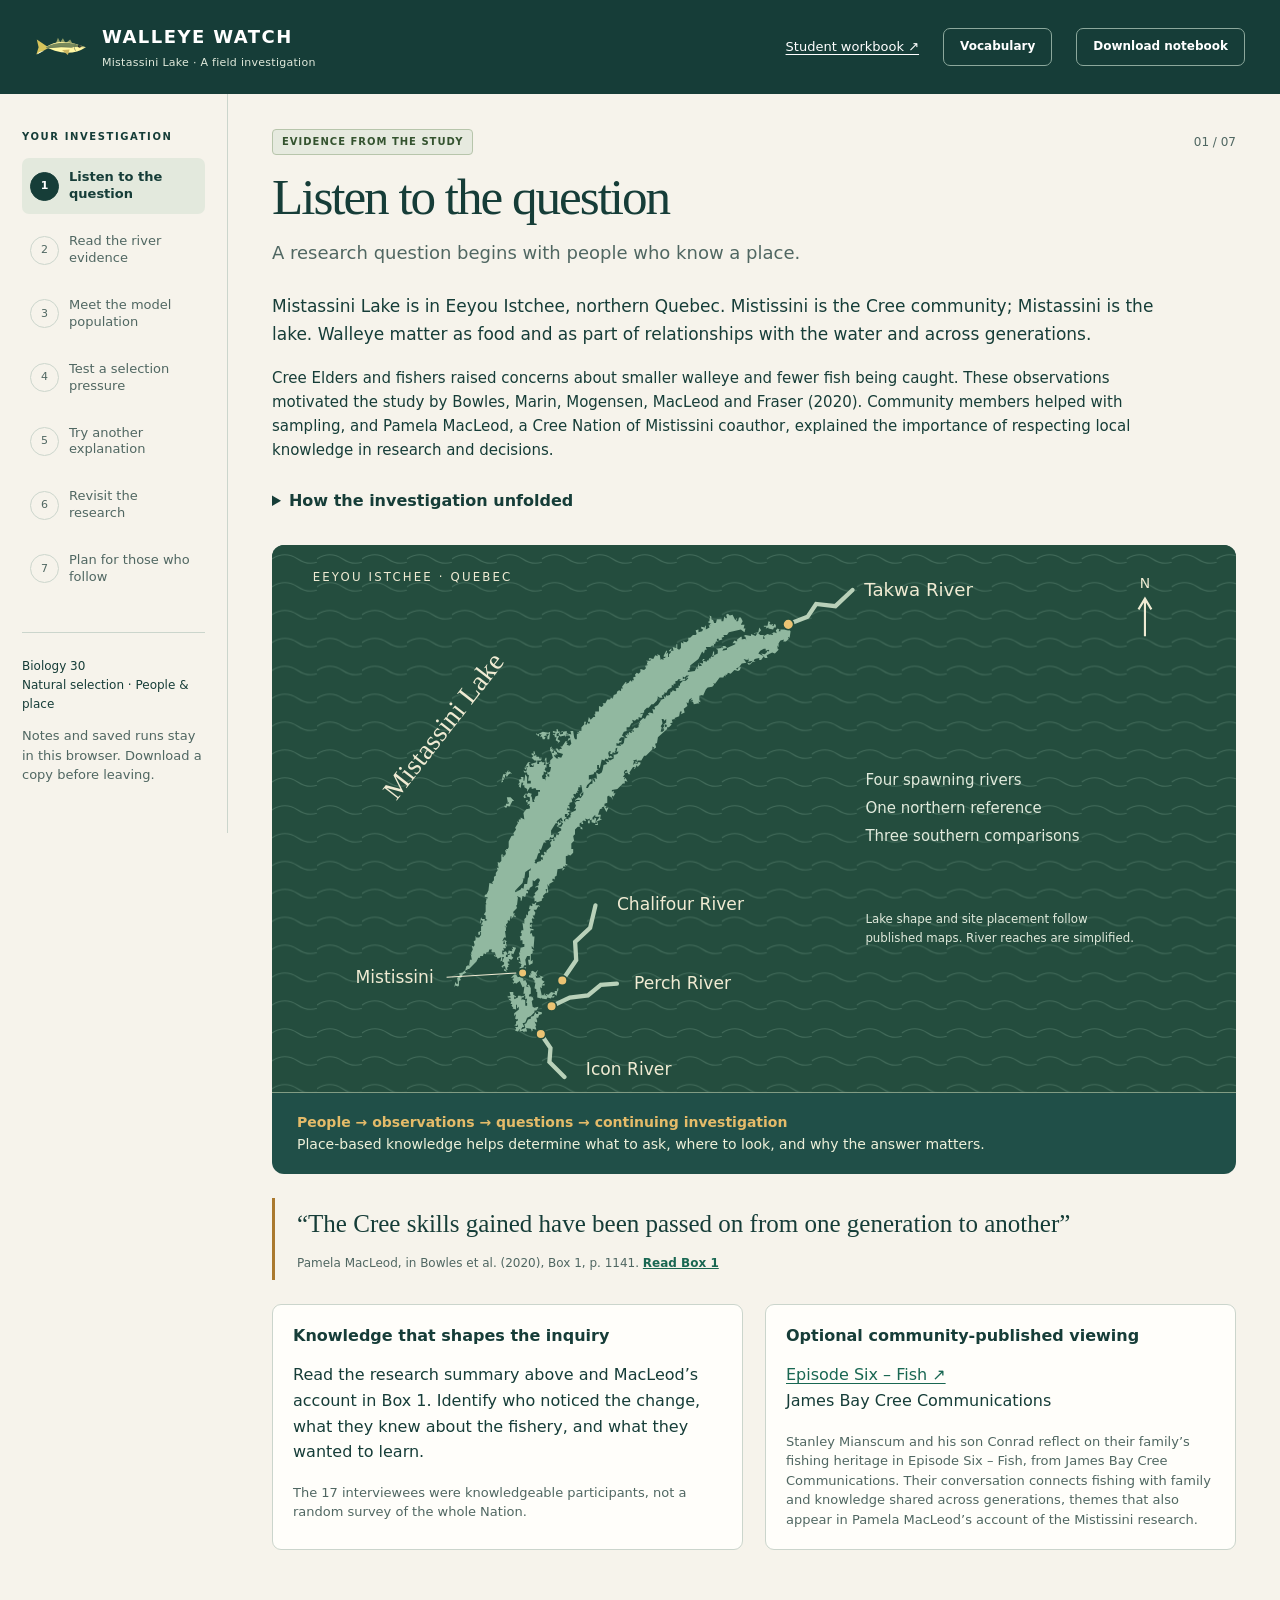
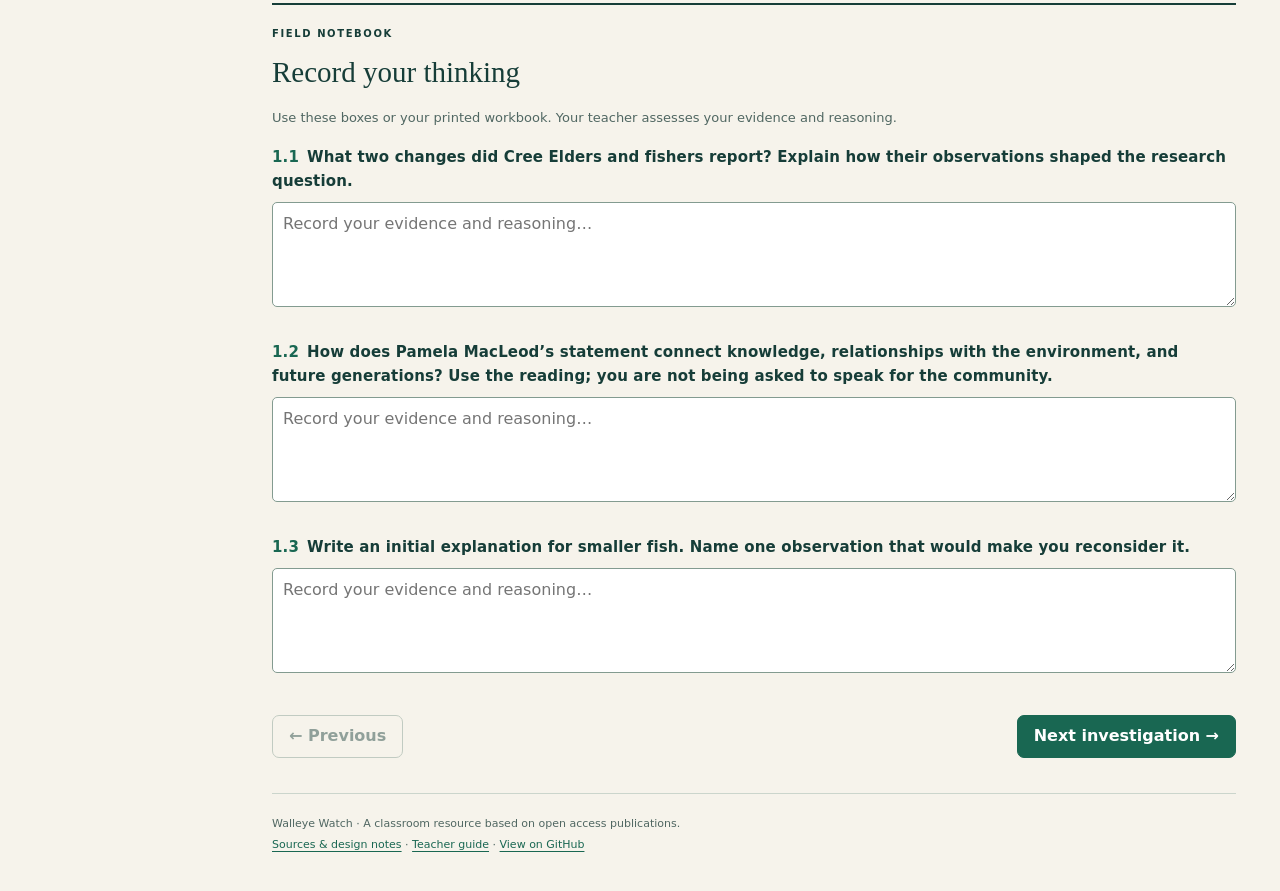
<file: index.html>
<!doctype html><html lang="en"><head><meta charset="utf-8"><meta name="viewport" content="width=device-width,initial-scale=1"><meta name="theme-color" content="#153c38"><title>Walleye Watch · A field investigation</title><link rel="icon" href="assets/fish.svg" type="image/svg+xml"><link rel="stylesheet" href="style.css"></head><body>
<a href="#main" class="skip">Skip to investigation</a>
<header class="mast"><a class="brand" href="#chapter-1"><img src="assets/fish.svg" alt="" width="54" height="36"><span>WALLEYE WATCH<small>Mistassini Lake · A field investigation</small></span></a><div class="headlinks"><a href="docs/Student_Workbook.pdf">Student workbook ↗</a><button id="vocabBtn" class="ghost" aria-haspopup="dialog">Vocabulary</button><button id="exportNotes" class="ghost">Download notebook</button></div></header>
<div class="layout"><aside class="rail"><p class="eyebrow">YOUR INVESTIGATION</p><nav id="chapters" aria-label="Investigation chapters"></nav><div class="rail-bottom"><p>Biology 30<br>Natural selection · People & place</p><p class="small" id="storageNotice">Notes and saved runs stay in this browser. Download a copy before leaving.</p></div></aside>
<main id="main" tabindex="-1"><div class="page-top"><span id="tag" class="tag"></span><span id="progress">01 / 07</span></div><h1 id="chapterTitle"></h1><p class="deck" id="subtitle"></p><div id="reading" class="reading"></div><div id="special"></div>
<section id="lab" hidden aria-labelledby="labTitle"><div class="section-heading"><div><p class="eyebrow">TEACHING MODEL · FICTIONAL GROWTH GENES</p><h2 id="labTitle">The stream laboratory</h2></div><button id="motion" class="ghost" aria-pressed="false">Pause fish motion</button></div>
<div class="setup"><label>Harvest<select id="mode"><option value="none">No harvest</option><option value="random">Random capture</option><option value="large">Larger fish more likely</option></select></label><label>Harvest intensity<select id="intensity"><option value="20">20%</option><option value="40" selected>40%</option><option value="60">60%</option></select></label><label>Food during growth<select id="food"><option value="low">Low</option><option value="normal" selected>Normal</option><option value="high">High</option></select></label><label>Seed<input id="seed" aria-describedby="seedHelp" type="number" min="1" max="999999" step="1" value="42"></label><button id="newTrial">Start new trial</button></div><p class="small seed-help" id="seedHelp"><strong>What is the seed?</strong> A seed is a number that starts the computer’s repeatable sequence of chance events. The same seed and settings reproduce the same trial. Keep the seed the same when comparing treatments, then try other seeds to see whether a pattern holds. It is not a biological trait or a measure of fishing pressure.</p><p class="small" id="pending">Settings apply when you start a new trial.</p>
<div class="labstatus"><div><strong id="stage"></strong><span id="activeSettings"></span></div><div class="stats"><span><b id="nFish">60</b> fish alive</span><span><b id="mean">—</b> cm mean</span><span><b id="pG">—</b> G frequency</span></div></div>
<div class="stream" id="stream" role="group" aria-label="Interactive teaching-model fish. Select a fish or use the fish-ID list below."><div class="water-light"></div><div class="water-label">SCHEMATIC SPAWNING STREAM<br><span>One fish = one model individual</span></div><div class="gravel"></div><div id="fishLayer"></div><div class="stream-bottom">Current →</div></div>
<div class="actionbar"><button id="step">1 · Apply harvest</button><button id="auto" class="secondary">Run to generation 6</button><button id="stop" class="ghost" disabled>Pause run</button><span id="event" role="status" aria-live="polite">Inspect fish, then apply harvest.</span></div>
<div class="inspect"><div><label for="fishSelect">Inspect a fish</label><select id="fishSelect"></select></div><div id="fishInfo">Choose a fish to inspect its inherited traits.</div></div>
<div class="chart-grid"><section class="panel"><h3>Lengths in this stage</h3><div id="histogram"></div><details><summary>Length counts as a table</summary><div id="histTable"></div></details></section><section class="panel"><h3>Inherited alleles through generations</h3><div id="trend"></div><p class="small">Adult cohorts only. G is averaged over three fictional locations; separate frequencies appear below.</p></section></div>
<details class="panel"><summary>Stage records and allele frequencies</summary><div id="records" class="scroll-table"></div></details>
<div class="savebar"><label>Run name<input id="runName" maxlength="70" placeholder="e.g. Large fish · seed 42"></label><button id="saveRun">Save run</button><button id="downloadGraph" class="ghost">Download graphs</button><button id="downloadCSV" class="ghost">Download stage CSV</button><button id="downloadFish" class="ghost">Download fish CSV</button></div>
<section class="panel" aria-labelledby="savedTitle"><h3 id="savedTitle">Compare saved runs</h3><p class="small">Save matching stages and generations. Up to 12 runs are stored on this device.</p><div id="savedRuns" class="scroll-table"></div><button id="downloadRuns" class="linkbutton">Download saved runs as JSON</button></section>
<details class="modelrule"><summary>How this teaching model works</summary><p>60 fish start each cohort. At each of three fictional locations, a fish has two alleles (G or g). Each parent contributes one allele per location. All adults reproduce at age 6 model years. Harvest acts before reproduction. Remaining female and male parents are sampled with equal probability within each sex. Their 60 offspring replace the adults and grow under the selected food condition.</p><p>There is no mutation or migration. Growth also includes a small random developmental effect. Large-fish capture uses probability weights that increase with length. The fixed cohort size and separate generations simplify the biology. These settings are not fitted to Mistassini data. The model does not identify real growth genes, predict catch, or prescribe fishery management.</p><a href="MODEL.md">Read all model rules ↗</a></details>
</section>
<section id="questions" class="notebook" aria-labelledby="notebookTitle"><p class="eyebrow">FIELD NOTEBOOK</p><h2 id="notebookTitle">Record your thinking</h2><p class="small">Use these boxes or your printed workbook. Your teacher assesses your evidence and reasoning.</p><div id="questionFields"></div></section>
<div class="pager"><button id="prev" class="ghost">← Previous</button><button id="next">Next investigation →</button></div>
<footer>Walleye Watch · A classroom resource based on open access publications.<br><a href="sources.html">Sources & design notes</a> · <a href="docs/Teacher_Guide.pdf">Teacher guide</a> · <a href="https://github.com/pqltqj/walleye_watch" target="_blank">View on GitHub</a></footer></main></div>
<dialog id="boxDialog" class="reading-dialog" aria-labelledby="boxTitle"><div class="dialog-top"><p class="eyebrow">FROM THE ORIGINAL STUDY · BOX 1</p><button id="closeBox" class="ghost" autofocus>Close ×</button></div><h2 id="boxTitle">Knowledge, collaboration, and conservation</h2><p class="small">The complete text of Box 1 from Bowles et al. (2020), p. 1141. Wording is retained; section headings and shorter paragraphs have been added for readability. Statements reflect the authors’ account at publication.</p><p class="box-original-title"><strong>Original title:</strong> Reflections on using Indigenous knowledge (IK) together with Western scientific methods (WSM) toward resource conservation</p><div id="boxContent"></div><p class="small">Bowles, Marin, Mogensen, MacLeod & Fraser (2020). © The Authors. Reproduced under <a href="https://creativecommons.org/licenses/by/4.0/">CC BY 4.0</a>. <a href="https://doi.org/10.1111/eva.12987" target="_blank" rel="noopener">Full article and cited references ↗</a></p></dialog>
<dialog id="vocabDialog" class="reading-dialog" aria-labelledby="vocabTitle"><div class="dialog-top"><p class="eyebrow">FIELD GUIDE</p><button id="closeVocab" class="ghost">Close ×</button></div><h2 id="vocabTitle">Vocabulary</h2><label for="vocabSearch">Find a term or search its meaning</label><input id="vocabSearch" type="search" placeholder="Try allele, seed, or Indigenous knowledge"><p class="small" id="vocabCount" role="status"></p><dl id="vocabList" class="vocab-list"></dl></dialog>
<script src="content.js"></script><script src="model.js"></script><script src="app.js"></script></body></html>
</file>
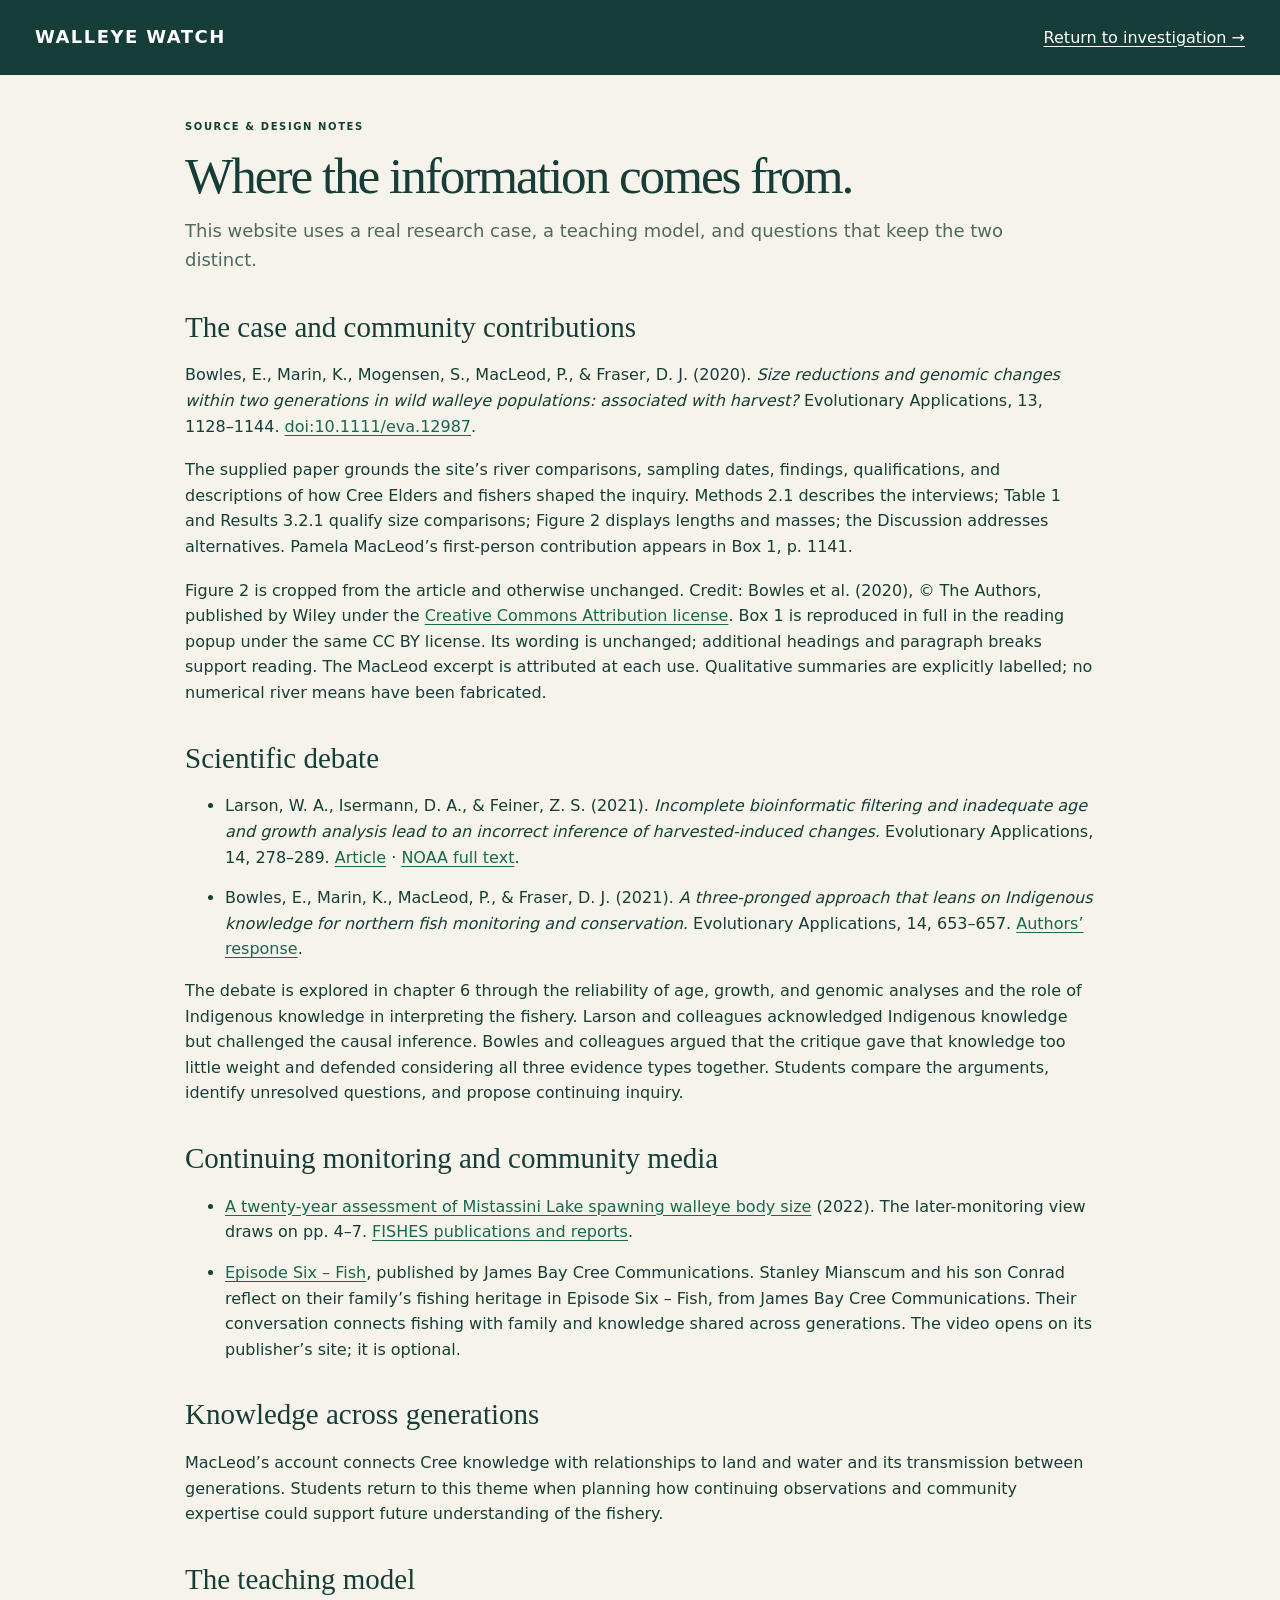
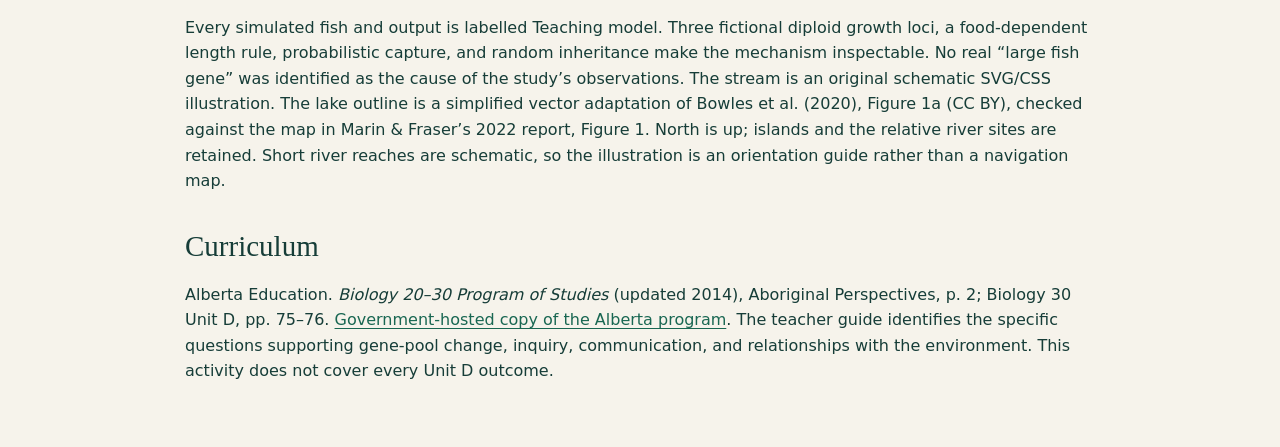
<file: sources.html>
<!doctype html><html lang="en"><head><meta charset="utf-8"><meta name="viewport" content="width=device-width,initial-scale=1"><title>Sources & design · Walleye Watch</title><link rel="stylesheet" href="style.css"></head><body><header class="mast"><a href="index.html" class="brand">WALLEYE WATCH</a><a href="index.html" style="color:white">Return to investigation →</a></header><main class="sourcepage"><p class="eyebrow">SOURCE & DESIGN NOTES</p><h1>Where the information comes from.</h1><p class="deck">This website uses a real research case, a teaching model, and questions that keep the two distinct.</p>
<h2>The case and community contributions</h2><p>Bowles, E., Marin, K., Mogensen, S., MacLeod, P., & Fraser, D. J. (2020). <em>Size reductions and genomic changes within two generations in wild walleye populations: associated with harvest?</em> Evolutionary Applications, 13, 1128–1144. <a href="https://doi.org/10.1111/eva.12987">doi:10.1111/eva.12987</a>.</p><p>The supplied paper grounds the site’s river comparisons, sampling dates, findings, qualifications, and descriptions of how Cree Elders and fishers shaped the inquiry. Methods 2.1 describes the interviews; Table 1 and Results 3.2.1 qualify size comparisons; Figure 2 displays lengths and masses; the Discussion addresses alternatives. Pamela MacLeod’s first-person contribution appears in Box 1, p. 1141.</p><p>Figure 2 is cropped from the article and otherwise unchanged. Credit: Bowles et al. (2020), © The Authors, published by Wiley under the <a href="https://creativecommons.org/licenses/by/4.0/">Creative Commons Attribution license</a>. Box 1 is reproduced in full in the reading popup under the same CC BY license. Its wording is unchanged; additional headings and paragraph breaks support reading. The MacLeod excerpt is attributed at each use. Qualitative summaries are explicitly labelled; no numerical river means have been fabricated.</p>
<h2>Scientific debate</h2><ul><li>Larson, W. A., Isermann, D. A., & Feiner, Z. S. (2021). <em>Incomplete bioinformatic filtering and inadequate age and growth analysis lead to an incorrect inference of harvested-induced changes.</em> Evolutionary Applications, 14, 278–289. <a href="https://doi.org/10.1111/eva.13122">Article</a> · <a href="https://repository.library.noaa.gov/view/noaa/53762/noaa_53762_DS1.pdf">NOAA full text</a>.</li><li>Bowles, E., Marin, K., MacLeod, P., & Fraser, D. J. (2021). <em>A three-pronged approach that leans on Indigenous knowledge for northern fish monitoring and conservation.</em> Evolutionary Applications, 14, 653–657. <a href="https://doi.org/10.1111/eva.13146">Authors’ response</a>.</li></ul><p>The debate is explored in chapter 6 through the reliability of age, growth, and genomic analyses and the role of Indigenous knowledge in interpreting the fishery. Larson and colleagues acknowledged Indigenous knowledge but challenged the causal inference. Bowles and colleagues argued that the critique gave that knowledge too little weight and defended considering all three evidence types together. Students compare the arguments, identify unresolved questions, and propose continuing inquiry.</p>
<h2>Continuing monitoring and community media</h2><ul><li><a href="https://fishes-project.ibis.ulaval.ca/wp-content/uploads/sites/16/2022/11/Mistassini-walleye-monitoring-report_final_November-2022.pdf">A twenty-year assessment of Mistassini Lake spawning walleye body size</a> (2022). The later-monitoring view draws on pp. 4–7. <a href="https://fishes-project.ibis.ulaval.ca/publications/">FISHES publications and reports</a>.</li><li><a href="https://vimeo.com/920504846">Episode Six – Fish</a>, published by James Bay Cree Communications. Stanley Mianscum and his son Conrad reflect on their family’s fishing heritage in Episode Six – Fish, from James Bay Cree Communications. Their conversation connects fishing with family and knowledge shared across generations. The video opens on its publisher’s site; it is optional.</li></ul>
<h2>Knowledge across generations</h2><p>MacLeod’s account connects Cree knowledge with relationships to land and water and its transmission between generations. Students return to this theme when planning how continuing observations and community expertise could support future understanding of the fishery.</p><h2>The teaching model</h2><p>Every simulated fish and output is labelled Teaching model. Three fictional diploid growth loci, a food-dependent length rule, probabilistic capture, and random inheritance make the mechanism inspectable. No real “large fish gene” was identified as the cause of the study’s observations. The stream is an original schematic SVG/CSS illustration. The lake outline is a simplified vector adaptation of Bowles et al. (2020), Figure 1a (CC BY), checked against the map in Marin & Fraser’s 2022 report, Figure 1. North is up; islands and the relative river sites are retained. Short river reaches are schematic, so the illustration is an orientation guide rather than a navigation map.</p>
<h2>Curriculum</h2><p>Alberta Education. <em>Biology 20–30 Program of Studies</em> (updated 2014), Aboriginal Perspectives, p. 2; Biology 30 Unit D, pp. 75–76. <a href="https://www.ece.gov.nt.ca/en/content/curriculum-hs-biology-20-30-ab">Government-hosted copy of the Alberta program</a>. The teacher guide identifies the specific questions supporting gene-pool change, inquiry, communication, and relationships with the environment. This activity does not cover every Unit D outcome.</p>
</main></body></html>
</file>
<file: style.css>
:root{--ink:#163d38;--paper:#f6f3eb;--white:#fffefa;--line:#cbd5cc;--muted:#506762;--gold:#e4bb69;--green:#196752;--blue:#235e83;--red:#933d32}*{box-sizing:border-box}body{margin:0;background:var(--paper);color:var(--ink);font:16px/1.6 system-ui,-apple-system,Segoe UI,sans-serif}button,input,select,textarea{font:inherit}button,a,input,select,textarea,summary{-webkit-tap-highlight-color:transparent}button{cursor:pointer;border:1px solid var(--green);background:var(--green);color:white;border-radius:7px;padding:10px 16px;font-weight:650;line-height:1.3}button:hover{filter:brightness(.94)}button:disabled{opacity:.45;cursor:default}button.ghost{background:transparent;color:var(--ink);border-color:#829b90}button.secondary{background:var(--gold);color:#163d38;border-color:#b98b37}button.linkbutton{padding:0;border:0;background:none;color:var(--green);text-decoration:underline;font-weight:600}a{color:var(--green);text-underline-offset:3px}a:hover{text-decoration-thickness:2px}:focus-visible{outline:3px solid #b15c16;outline-offset:4px}label{display:block;font-size:13px;font-weight:700;letter-spacing:.01em}input,select,textarea{width:100%;background:white;border:1px solid #839b90;border-radius:5px;color:var(--ink);padding:9px 10px}textarea{min-height:105px;resize:vertical;line-height:1.5}h1,h2,h3,p{margin-top:0}h1{font-family:Georgia,serif;font-weight:400;letter-spacing:-.04em;font-size:clamp(32px,4vw,53px);line-height:1.08;margin:14px 0}h2{font:400 29px/1.2 Georgia,serif;margin-bottom:18px}h3{font-size:16px;line-height:1.35}p{margin-bottom:18px}.small{font-size:13px;color:var(--muted);line-height:1.5}.eyebrow{font:700 10px/1.4 system-ui;letter-spacing:.16em;margin-bottom:14px}.mast{background:var(--ink);color:white;padding:23px 35px;display:flex;align-items:center;justify-content:space-between;gap:20px}.brand{display:flex;align-items:center;gap:13px;color:white;text-decoration:none;font-size:18px;letter-spacing:.08em;font-weight:750}.brand small{display:block;font-size:11px;letter-spacing:.025em;font-weight:400;color:#e1eadc;margin-top:2px}.brand img{filter:brightness(1.2)}.headlinks{display:flex;gap:24px;align-items:center;font-size:13px}.headlinks a{color:white}.headlinks button.ghost{color:white;border-color:#8ca89c;font-size:12px}.layout{display:grid;grid-template-columns:228px minmax(0,1fr);max-width:1600px;margin:auto}.rail{padding:36px 22px;border-right:1px solid var(--line);align-self:start;position:sticky;top:0;max-height:100vh;overflow:auto}.rail nav{display:grid;gap:8px}.chapter-link{display:flex;align-items:center;gap:10px;border:0;padding:11px 8px;text-align:left;color:var(--muted);background:none;font-size:13px;font-weight:500}.chapter-link .num{border:1px solid var(--line);border-radius:50%;width:29px;height:29px;flex-shrink:0;display:grid;place-items:center;font-size:11px}.chapter-link.active{background:#e3e9dd;color:var(--ink);font-weight:750}.chapter-link.active .num{background:var(--ink);color:white;border-color:var(--ink)}.rail-bottom{border-top:1px solid var(--line);padding-top:24px;margin-top:35px;font-size:12px}.rail-bottom p{margin-bottom:12px}main{padding:35px 44px;min-width:0;max-width:1300px}.page-top{display:flex;justify-content:space-between;align-items:center;font-size:12px;color:var(--muted)}.tag{display:inline-block;background:#e6eadf;color:#34532f;border:1px solid #b7c5ab;border-radius:4px;padding:4px 9px;font-size:10px;letter-spacing:.1em;font-weight:750;text-transform:uppercase}.tag.model{background:#e4edf0;border-color:#a9bdc7;color:#224e6b}.tag.later{background:#f5e9d0;color:#6c4a10;border-color:#cbb280}.deck{color:var(--muted);font-size:18px;margin-bottom:26px;max-width:820px}.reading{max-width:890px}.reading p{font-size:15px}.reading p:first-child{font-size:17px}.reading details p{font-size:15px}summary{cursor:pointer;font-weight:650;padding:8px 0}blockquote{margin:24px 0;padding:8px 0 8px 22px;border-left:3px solid #aa792e;font:25px/1.45 Georgia,serif}blockquote cite{display:block;font:12px/1.5 system-ui;margin-top:12px;color:var(--muted)}.hero{border-radius:12px;background:#204f48;overflow:hidden;margin:24px 0;color:#fff;position:relative}.hero svg{display:block;width:100%;max-height:320px}.hero-caption{padding:18px 25px;border-top:1px solid #819c84;font-size:14px;color:#edf0d9}.hero-caption strong{color:var(--gold)}.twocol{display:grid;grid-template-columns:1fr 1fr;gap:22px;margin:24px 0}.panel{background:var(--white);border:1px solid var(--line);border-radius:9px;padding:20px;margin-bottom:18px}.panel p:last-child{margin-bottom:0}.river-tabs,.evidence-tabs{display:flex;gap:8px;flex-wrap:wrap;margin:20px 0}.river-tabs button,.evidence-tabs button{background:transparent;color:var(--ink);border-color:#9db1a5}.river-tabs button[aria-pressed=true],.evidence-tabs button[aria-pressed=true]{background:var(--ink);color:white}.river-content{border-left:4px solid var(--green);padding:8px 22px}.river-content h3{font:27px Georgia,serif}.figure-img{width:100%;max-width:940px;height:auto;display:block}.section-heading{display:flex;justify-content:space-between;align-items:center;gap:15px;margin-top:35px}.section-heading h2{margin-bottom:14px}.section-heading .eyebrow{margin-bottom:5px}.setup{display:grid;grid-template-columns:1.5fr .85fr .9fr .65fr auto;gap:12px;align-items:end;background:#e4e9df;border:1px solid #c7d0c2;border-radius:9px;padding:18px}.setup button{min-height:44px}.setup select,.setup input{font-size:13px;padding:9px 7px}.labstatus{display:flex;align-items:center;justify-content:space-between;background:var(--ink);color:white;padding:14px 20px;border-radius:10px 10px 0 0;gap:15px}.labstatus strong{display:block;font-size:15px}.labstatus #activeSettings{display:block;font-size:11px;color:#c5dbce}.stats{display:flex;gap:19px;font-size:10px}.stats b{display:block;color:var(--gold);font-size:23px;font-weight:600;line-height:1.3}.stream{height:340px;background:linear-gradient(165deg,#64958a 0%,#376f65 30%,#1d4e49 70%,#143c38);position:relative;overflow:hidden;isolation:isolate}.water-light{position:absolute;inset:0;background:repeating-linear-gradient(115deg,transparent 0 15%,#ffffff0a 16% 20%,transparent 23% 29%);pointer-events:none}.water-label{position:absolute;top:16px;left:20px;color:#edf6e7;font-size:10px;letter-spacing:.12em}.water-label span{font-size:10px;letter-spacing:0;color:#d1e5d6}.gravel{position:absolute;bottom:-12px;left:-10%;width:120%;height:45px;border-radius:50%;background:radial-gradient(ellipse at 20% 60%,#c3bea3 0 5%,transparent 6%),radial-gradient(ellipse at 75% 50%,#9cae9a 0 4%,transparent 5%),radial-gradient(ellipse at 45% 60%,#778e7c 0 7%,transparent 8%),#254942;opacity:.8}.stream-bottom{position:absolute;right:20px;bottom:12px;color:#c1d6c5;font-size:11px}.fish{position:absolute;padding:0;border:0;background:none;height:32px;min-width:35px;border-radius:50%;filter:drop-shadow(0 4px 3px #062f3540);transform-origin:center;transition:width .5s}.fish:hover,.fish.selected{filter:drop-shadow(0 0 3px white) drop-shadow(0 2px 3px #00272b)}.fish svg{width:100%;height:100%;display:block}.fish.selected:after{content:'';position:absolute;inset:-4px;border:2px solid #fff6c5;border-radius:50%}.actionbar{background:#e5ece1;border:1px solid var(--line);border-radius:0 0 9px 9px;padding:13px;display:flex;gap:10px;align-items:center;flex-wrap:wrap}.actionbar button{font-size:13px}.actionbar #event{font-size:12px;flex-basis:100%;color:var(--muted)}.inspect{display:grid;grid-template-columns:145px 1fr;gap:18px;padding:18px;background:var(--white);border:1px solid var(--line);margin:18px 0;border-radius:9px}.inspect label{margin-bottom:5px}.inspect #fishInfo{font-size:13px}.genes{display:inline-block;background:#e7eadb;padding:2px 6px;border-radius:3px;letter-spacing:.12em;font-family:monospace}.chart-grid{display:grid;grid-template-columns:1fr 1fr;gap:18px}.chart-grid svg{width:100%;height:auto;display:block}.savebar{display:flex;gap:10px;align-items:end;flex-wrap:wrap;margin:20px 0}.savebar label{flex:1;min-width:180px}.savebar button{font-size:12px}.scroll-table{overflow-x:auto;max-height:350px}table{width:100%;border-collapse:collapse;font-size:12px}th,td{text-align:left;padding:9px 10px;border-bottom:1px solid var(--line);white-space:normal}th{background:#e6ebe2;color:var(--ink);font-weight:700}td button{font-size:11px;padding:5px 9px}caption{text-align:left;font-size:12px;margin-bottom:6px}.modelrule{font-size:13px;border-bottom:1px solid var(--line);padding-bottom:15px}.notebook{margin-top:35px;border-top:2px solid var(--ink);padding-top:22px}.question{margin-bottom:25px}.question label{font-size:15px;line-height:1.6;margin-bottom:9px;font-weight:550}.qnum{font-weight:800;color:var(--green);margin-right:8px}.pager{display:flex;justify-content:space-between;margin:35px 0}footer{font-size:11px;line-height:1.9;border-top:1px solid var(--line);padding-top:20px;color:var(--muted)}dialog{max-width:600px;border:1px solid var(--line);border-radius:12px;padding:30px;background:var(--paper);color:var(--ink)}dialog::backdrop{background:#082e30b0}dialog button{float:right;margin-left:10px}.skip{position:absolute;left:10px;top:-80px;background:white;padding:10px;z-index:99}.skip:focus{top:10px}.growth-grid{display:grid;grid-template-columns:repeat(3,1fr);gap:15px}.growth-card{background:white;border:1px solid var(--line);border-radius:10px;padding:20px}.growth-card strong{font-size:28px;display:block;line-height:1.3}.growth-card svg{display:block;height:65px;width:100%;margin:14px 0}.checkrow{display:grid;grid-template-columns:24px 1fr;gap:10px;margin:10px 0}.checkrow input{width:18px;height:18px;margin-top:5px}.checkrow label{font-size:15px}.checkrow small{display:block;font-size:12px;font-weight:400;color:var(--muted)}.monitor-explain{font-size:13px;background:#e6eadf;padding:13px;border-radius:7px;margin:8px 0 15px}.sourcepage{max-width:960px;margin:auto;padding:45px 25px}.sourcepage li{margin-bottom:15px}.sourcepage h2{margin-top:35px}.legend{font-size:12px;color:var(--muted)}[hidden]{display:none!important}@media(max-width:1050px){.layout{grid-template-columns:185px 1fr}.rail{padding:28px 12px}main{padding:28px 25px}.setup{grid-template-columns:1fr 1fr 1fr}.chart-grid{grid-template-columns:1fr}.headlinks{gap:12px}.stats{gap:11px}.stats b{font-size:19px}}@media(max-width:700px){.mast{padding:16px;align-items:flex-start;flex-direction:column}.brand{font-size:16px}.headlinks{width:100%;justify-content:space-between}.layout{display:block}.rail{position:static;padding:14px;border-right:0;border-bottom:1px solid var(--line);max-height:none}.rail .eyebrow,.rail-bottom{display:none}.rail nav{display:flex;gap:4px;overflow:auto}.chapter-link{min-width:44px;justify-content:center;padding:5px}.chapter-link .chname{display:none}.chapter-link .num{width:33px;height:33px}main{padding:23px 17px}.twocol,.growth-grid{grid-template-columns:1fr}.setup{grid-template-columns:1fr 1fr}.setup button{grid-column:1/-1}.stream{height:300px}.labstatus{align-items:flex-start;flex-direction:column;gap:10px}.stats{width:100%;justify-content:space-between}.inspect{grid-template-columns:1fr}.inspect select{max-width:250px}.section-heading{align-items:flex-start}.section-heading button{font-size:11px}.chart-grid{gap:0}.growth-card svg{height:40px}.reading p:first-child{font-size:16px}}@media(prefers-reduced-motion:reduce){*{scroll-behavior:auto!important;transition:none!important}}@media print{.mast,.rail,.setup,.actionbar,.savebar,.pager,footer{display:none}.layout{display:block}main{padding:0}.panel{break-inside:avoid}textarea{min-height:100px}}

/* Reading tools and revised geographic illustration */
.lake-map{display:block;width:100%;height:auto}.hero-caption a{color:#e8c779}.headlinks{flex-wrap:wrap}.reading-dialog{width:min(760px,calc(100vw - 28px));max-width:760px;max-height:88vh;padding:28px;overflow-y:auto}.dialog-top{display:flex;align-items:start;justify-content:space-between;gap:12px}.dialog-top button{float:none;flex-shrink:0;margin:0 0 15px}.dialog-top .eyebrow{padding-top:10px}.box-section{border-left:3px solid var(--gold);padding:4px 0 2px 22px;margin:28px 0}.box-section h3{color:var(--green);font-size:18px}.box-section p{font-size:16px;line-height:1.8}.box-original-title,.seed-help{background:#e6ebe2;padding:14px 18px;border-radius:7px}.vocab-list>div{border-top:1px solid var(--line);padding:16px 0}.vocab-list dt{font-weight:750;color:var(--green)}.vocab-list dd{margin:6px 0 0;line-height:1.65}.reading-block{margin:23px 0;border-top:1px solid var(--line);padding-top:20px}.reading-block h3{font-size:18px}#vocabCount{margin:7px 0}blockquote cite button{font-size:inherit}button.linkbutton{line-height:1.5}@media(max-width:700px){.headlinks{justify-content:flex-start;gap:10px 16px}.reading-dialog{padding:20px}.box-section{padding-left:14px}.box-section p{font-size:15px}.hero-caption{font-size:12px}}
</file>
